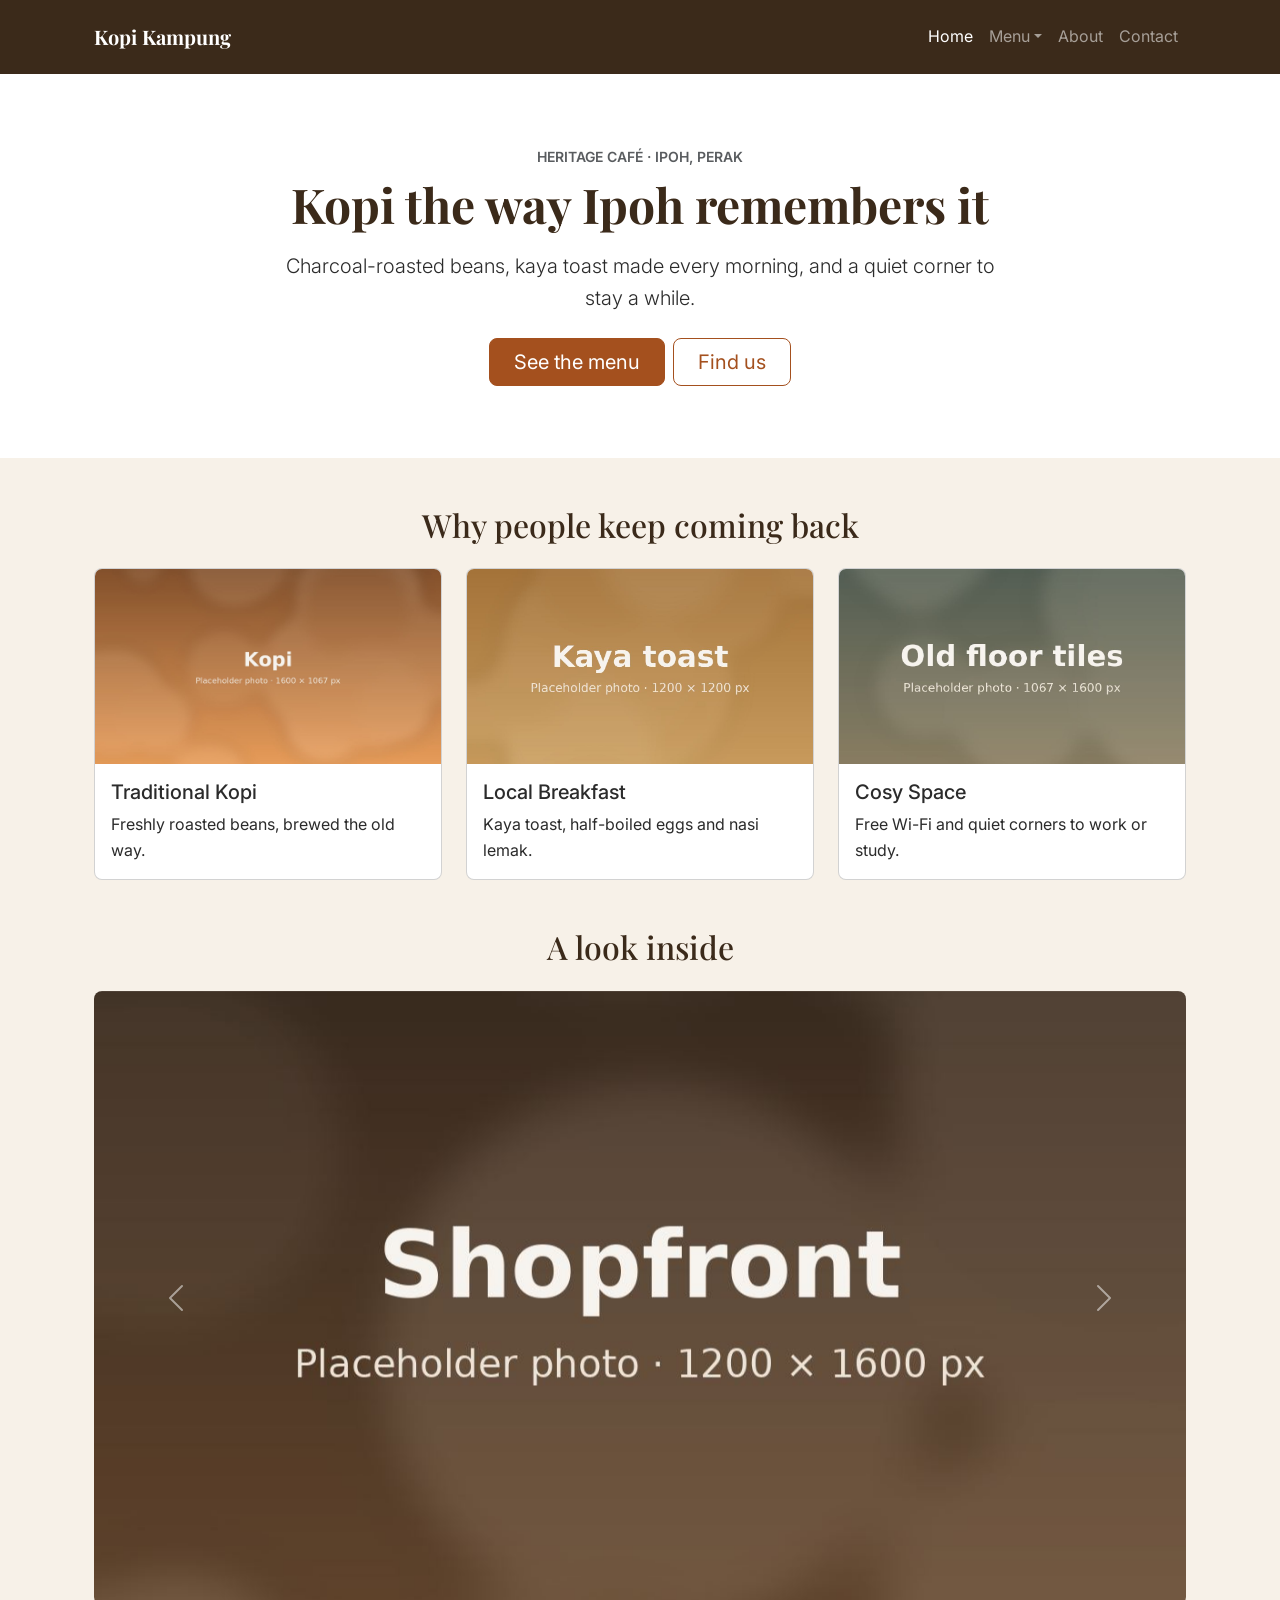
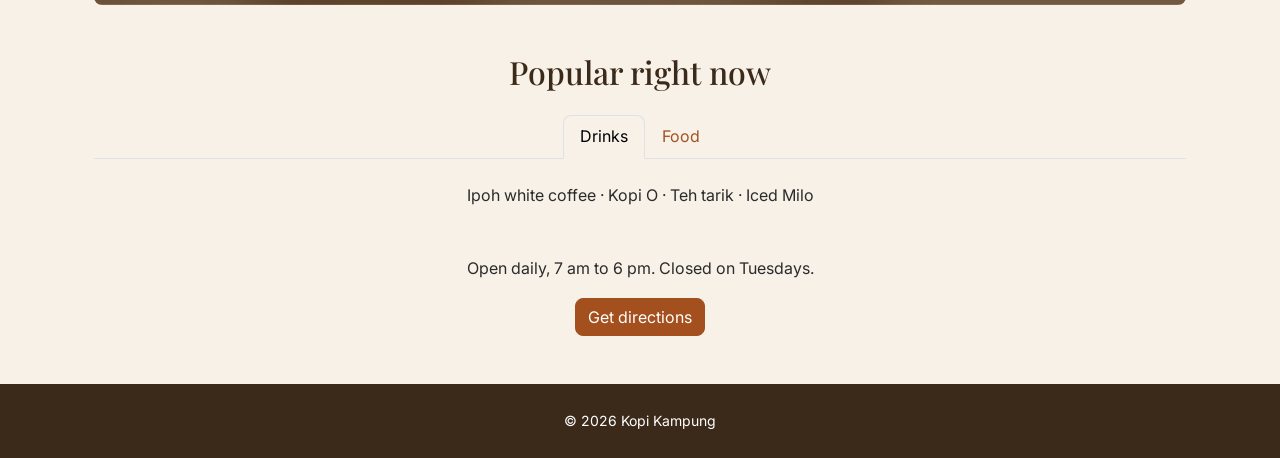
<file: index.html>
<!DOCTYPE html>
<html lang="en">
<head>
  <meta charset="UTF-8">
  <meta name="viewport" content="width=device-width, initial-scale=1">
  <title>Kopi Kampung | Home</title>
  <!-- Google Fonts: heading font + body font -->
  <link rel="preconnect" href="https://fonts.googleapis.com">
  <link rel="preconnect" href="https://fonts.gstatic.com" crossorigin>
  <link rel="stylesheet"
        href="https://fonts.googleapis.com/css2?family=Playfair+Display:wght@700&display=swap">
  <link rel="stylesheet"
        href="https://fonts.googleapis.com/css2?family=Inter:wght@400;600;700&display=swap">
  <link href="https://cdn.jsdelivr.net/npm/bootstrap@5.3.3/dist/css/bootstrap.min.css" rel="stylesheet">
  <link href="css/style.css" rel="stylesheet">
</head>
<body>

  <!-- 1. NAVBAR (same on every page; only the active link changes) -->
  <nav class="navbar navbar-expand-lg bg-dark sticky-top" data-bs-theme="dark">
    <div class="container">
      <a class="navbar-brand fw-bold" href="index.html">Kopi Kampung</a>

      <button class="navbar-toggler" type="button"
              data-bs-toggle="collapse" data-bs-target="#mainNav"
              aria-controls="mainNav" aria-expanded="false" aria-label="Toggle navigation">
        <span class="navbar-toggler-icon"></span>
      </button>

      <div class="collapse navbar-collapse" id="mainNav">
        <ul class="navbar-nav ms-auto mb-2 mb-lg-0">
          <li class="nav-item">
            <a class="nav-link active" aria-current="page" href="index.html">Home</a>
          </li>
          <li class="nav-item dropdown">
            <a class="nav-link dropdown-toggle" href="#" role="button"
               data-bs-toggle="dropdown" aria-expanded="false">Menu</a>
            <ul class="dropdown-menu">
              <li><a class="dropdown-item" href="menu-drinks.html">Drinks</a></li>
              <li><a class="dropdown-item" href="menu-food.html">Food</a></li>
            </ul>
          </li>
          <li class="nav-item">
            <a class="nav-link" href="about.html">About</a>
          </li>
          <li class="nav-item">
            <a class="nav-link" href="contact.html">Contact</a>
          </li>
        </ul>
      </div>
    </div>
  </nav>

  <!-- 2. HERO (display heading, lead paragraph, two buttons) -->
  <header class="bg-body-tertiary py-5">
    <div class="container py-lg-4">
      <div class="row justify-content-center">
        <div class="col-12 col-lg-8 text-center">
          <p class="text-uppercase small fw-semibold text-body-secondary mb-2">Heritage café · Ipoh, Perak</p>
          <h1 class="display-5 fw-bold mb-3">Kopi the way Ipoh remembers it</h1>
          <p class="lead mb-4">Charcoal-roasted beans, kaya toast made every morning, and a quiet corner to stay a while.</p>
          <div class="d-grid gap-2 d-sm-flex justify-content-sm-center">
            <a href="menu-drinks.html" class="btn btn-primary btn-lg px-4">See the menu</a>
            <button type="button" class="btn btn-outline-primary btn-lg px-4"
                    data-bs-toggle="modal" data-bs-target="#findUsModal">Find us</button>
          </div>
        </div>
      </div>
    </div>
  </header>

  <!-- 3. MAIN CONTENT (Class 1 grid, headings fixed to h2 / h3) -->
  <main class="container my-5">
    <h2 class="text-center mb-4">Why people keep coming back</h2>
    <div class="row g-4">
      <div class="col-12 col-md-6 col-lg-4">
        <div class="card h-100">
          <img src="images/kopi.jpg" class="card-img-top"
               alt="Kopi on a marble table">
          <div class="card-body">
            <h3 class="card-title h5">Traditional Kopi</h3>
            <p class="card-text">Freshly roasted beans, brewed the old way.</p>
          </div>
        </div>
      </div>
      <div class="col-12 col-md-6 col-lg-4">
        <div class="card h-100">
          <img src="images/kaya-toast.jpg" class="card-img-top"
               alt="Kaya toast with butter">
          <div class="card-body">
            <h3 class="card-title h5">Local Breakfast</h3>
            <p class="card-text">Kaya toast, half-boiled eggs and nasi lemak.</p>
          </div>
        </div>
      </div>
      <div class="col-12 col-md-12 col-lg-4">
        <div class="card h-100">
          <img src="images/tiles.jpg" class="card-img-top"
               alt="Old patterned floor tiles">
          <div class="card-body">
            <h3 class="card-title h5">Cosy Space</h3>
            <p class="card-text">Free Wi-Fi and quiet corners to work or study.</p>
          </div>
        </div>
      </div>
    </div>

    <!-- CAROUSEL: photos that slide -->
    <h2 class="text-center mt-5 mb-4">A look inside</h2>
    <div id="shopCarousel" class="carousel slide" data-bs-ride="carousel">
      <div class="carousel-inner rounded">
        <div class="carousel-item active">
          <img src="images/shopfront.jpg" class="d-block w-100"
               alt="Kopi Kampung shopfront" loading="lazy">
        </div>
        <div class="carousel-item">
          <img src="images/counter.jpg" class="d-block w-100"
               alt="Front counter" loading="lazy">
        </div>
        <div class="carousel-item">
          <img src="images/roaster.jpg" class="d-block w-100"
               alt="Charcoal roaster" loading="lazy">
        </div>
      </div>
      <button class="carousel-control-prev" type="button"
              data-bs-target="#shopCarousel" data-bs-slide="prev">
        <span class="carousel-control-prev-icon" aria-hidden="true"></span>
        <span class="visually-hidden">Previous</span>
      </button>
      <button class="carousel-control-next" type="button"
              data-bs-target="#shopCarousel" data-bs-slide="next">
        <span class="carousel-control-next-icon" aria-hidden="true"></span>
        <span class="visually-hidden">Next</span>
      </button>
    </div>

    <!-- TABS: one panel at a time -->
    <h2 class="text-center mt-5 mb-4">Popular right now</h2>
    <ul class="nav nav-tabs justify-content-center">
      <li class="nav-item">
        <button class="nav-link active" type="button"
                data-bs-toggle="tab" data-bs-target="#drinks">Drinks</button>
      </li>
      <li class="nav-item">
        <button class="nav-link" type="button"
                data-bs-toggle="tab" data-bs-target="#food">Food</button>
      </li>
    </ul>
    <div class="tab-content pt-4 text-center">
      <div class="tab-pane fade show active" id="drinks">
        <p>Ipoh white coffee · Kopi O · Teh tarik · Iced Milo</p>
      </div>
      <div class="tab-pane fade" id="food">
        <p>Kaya butter toast · Half-boiled eggs · Nasi lemak</p>
      </div>
    </div>

    <div class="text-center mt-5">
      <p class="mb-3">Open daily, 7 am to 6 pm. Closed on Tuesdays.</p>
      <a href="contact.html" class="btn btn-primary">Get directions</a>
    </div>
  </main>

  <!-- 4. FOOTER -->
  <footer class="bg-dark text-white py-4">
    <div class="container text-center">
      <small>© 2026 Kopi Kampung</small>
    </div>
  </footer>

  <!-- 5. MODAL: opens from the Find us button -->
  <div class="modal fade" id="findUsModal" tabindex="-1"
       aria-labelledby="findUsTitle" aria-hidden="true">
    <div class="modal-dialog modal-dialog-centered">
      <div class="modal-content">
        <div class="modal-header">
          <h2 class="modal-title h5" id="findUsTitle">Find us</h2>
          <button type="button" class="btn-close" data-bs-dismiss="modal" aria-label="Close"></button>
        </div>
        <div class="modal-body">
          <p class="mb-1"><b>Ipoh Old Town, Perak</b></p>
          <p>Open daily, 7 am to 6 pm. Closed on Tuesdays.</p>
          <a href="contact.html" class="btn btn-primary">Send us a message</a>
        </div>
      </div>
    </div>
  </div>

  <script src="https://cdn.jsdelivr.net/npm/bootstrap@5.3.3/dist/js/bootstrap.bundle.min.js"></script>
  <script src="js/script.js"></script>
</body>
</html>
</file>
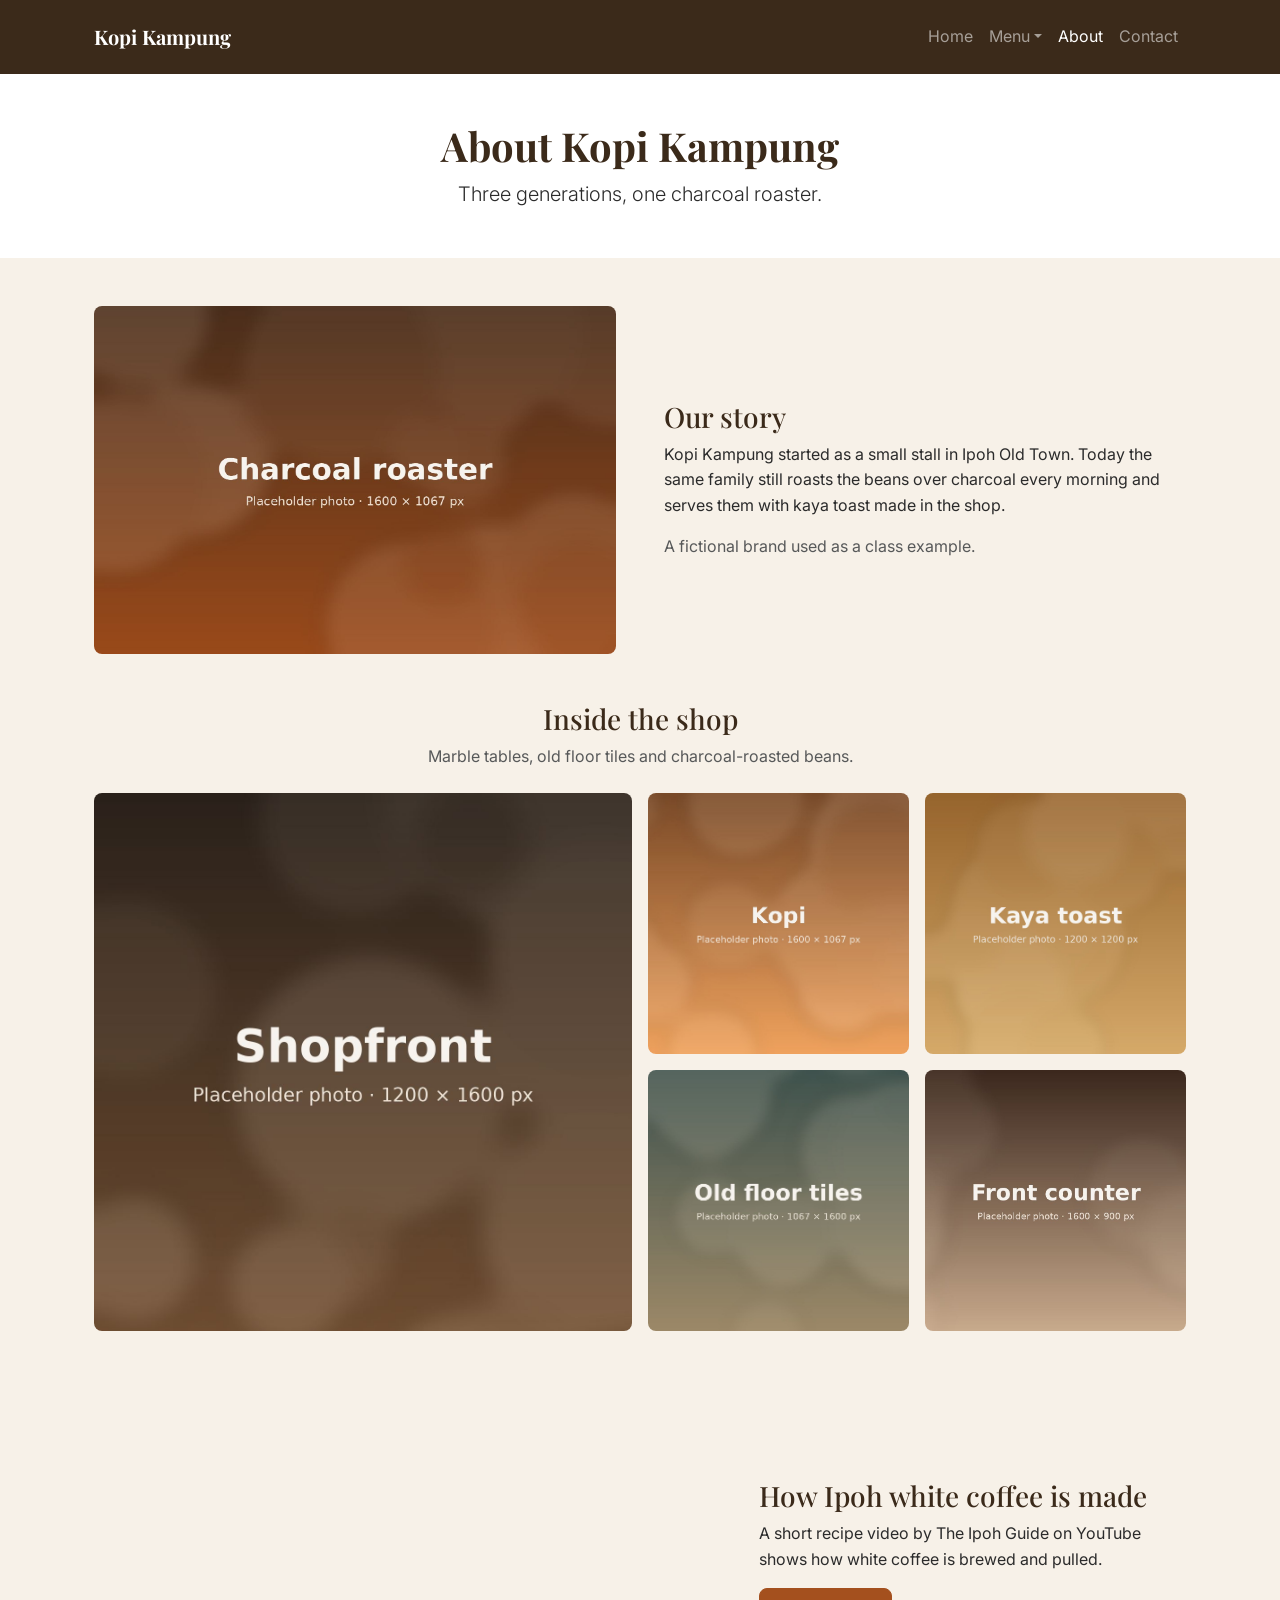
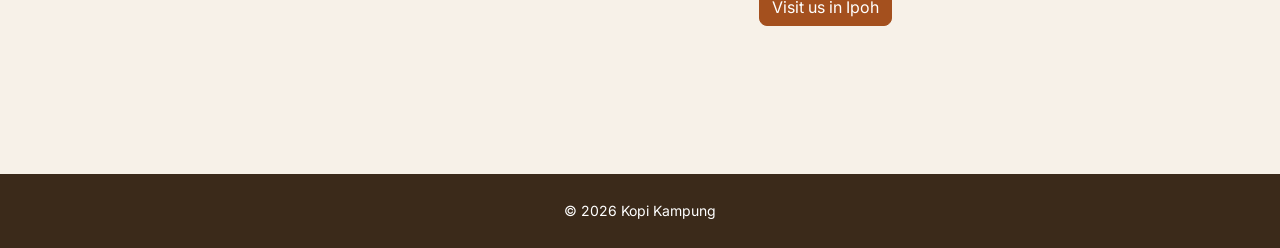
<file: about.html>
<!DOCTYPE html>
<html lang="en">
<head>
  <meta charset="UTF-8">
  <meta name="viewport" content="width=device-width, initial-scale=1">
  <title>Kopi Kampung | About</title>
  <!-- Google Fonts: heading font + body font -->
  <link rel="preconnect" href="https://fonts.googleapis.com">
  <link rel="preconnect" href="https://fonts.gstatic.com" crossorigin>
  <link rel="stylesheet"
        href="https://fonts.googleapis.com/css2?family=Playfair+Display:wght@700&display=swap">
  <link rel="stylesheet"
        href="https://fonts.googleapis.com/css2?family=Inter:wght@400;600;700&display=swap">
  <link href="https://cdn.jsdelivr.net/npm/bootstrap@5.3.3/dist/css/bootstrap.min.css" rel="stylesheet">
  <link href="css/style.css" rel="stylesheet">
</head>
<body>

  <!-- 1. NAVBAR (copied from index.html; "active" moved to About) -->
  <nav class="navbar navbar-expand-lg bg-dark sticky-top" data-bs-theme="dark">
    <div class="container">
      <a class="navbar-brand fw-bold" href="index.html">Kopi Kampung</a>

      <button class="navbar-toggler" type="button"
              data-bs-toggle="collapse" data-bs-target="#mainNav"
              aria-controls="mainNav" aria-expanded="false" aria-label="Toggle navigation">
        <span class="navbar-toggler-icon"></span>
      </button>

      <div class="collapse navbar-collapse" id="mainNav">
        <ul class="navbar-nav ms-auto mb-2 mb-lg-0">
          <li class="nav-item">
            <a class="nav-link" href="index.html">Home</a>
          </li>
          <li class="nav-item dropdown">
            <a class="nav-link dropdown-toggle" href="#" role="button"
               data-bs-toggle="dropdown" aria-expanded="false">Menu</a>
            <ul class="dropdown-menu">
              <li><a class="dropdown-item" href="menu-drinks.html">Drinks</a></li>
              <li><a class="dropdown-item" href="menu-food.html">Food</a></li>
            </ul>
          </li>
          <li class="nav-item">
            <a class="nav-link active" aria-current="page" href="about.html">About</a>
          </li>
          <li class="nav-item">
            <a class="nav-link" href="contact.html">Contact</a>
          </li>
        </ul>
      </div>
    </div>
  </nav>

  <!-- 2. PAGE TITLE (no hero on this page) -->
  <header class="bg-body-tertiary py-5">
    <div class="container text-center">
      <h1 class="display-6 fw-bold">About Kopi Kampung</h1>
      <p class="lead mb-0">Three generations, one charcoal roaster.</p>
    </div>
  </header>

  <!-- 3. MAIN CONTENT -->
  <main class="container my-5">

    <!-- 3a. OUR STORY: image and text side by side -->
    <div class="row g-4 g-lg-5 align-items-center mb-5">
      <div class="col-12 col-lg-6">
        <img src="images/roaster.jpg" class="img-fluid rounded"
             alt="Coffee beans turning in a charcoal roaster">
      </div>
      <div class="col-12 col-lg-6">
        <h2 class="h3">Our story</h2>
        <p>Kopi Kampung started as a small stall in Ipoh Old Town. Today the same family
          still roasts the beans over charcoal every morning and serves them with kaya toast
          made in the shop.</p>
        <p class="text-body-secondary mb-0">A fictional brand used as a class example.</p>
      </div>
    </div>

    <!-- 3b. GALLERY INTRO: centred with an offset -->
    <div class="row mb-4">
      <div class="col-12 col-lg-8 offset-lg-2 text-center">
        <h2 class="h3">Inside the shop</h2>
        <p class="text-body-secondary mb-0">Marble tables, old floor tiles and charcoal-roasted beans.</p>
      </div>
    </div>

    <!-- 3c. GALLERY: a nested grid (a row inside a column) -->
    <div class="row g-3 mb-5">
      <div class="col-12 col-md-6">
        <div class="ratio ratio-1x1">
          <img src="images/shopfront.jpg" class="object-fit-cover rounded"
               alt="Kopi Kampung shopfront" loading="lazy">
        </div>
      </div>
      <div class="col-12 col-md-6">
        <div class="row g-3">
          <div class="col-6">
            <div class="ratio ratio-1x1">
              <img src="images/kopi.jpg" class="object-fit-cover rounded"
                   alt="Kopi on a marble table" loading="lazy">
            </div>
          </div>
          <div class="col-6">
            <div class="ratio ratio-1x1">
              <img src="images/kaya-toast.jpg" class="object-fit-cover rounded"
                   alt="Kaya toast with butter" loading="lazy">
            </div>
          </div>
          <div class="col-6">
            <div class="ratio ratio-1x1">
              <img src="images/tiles.jpg" class="object-fit-cover rounded"
                   alt="Old patterned floor tiles" loading="lazy">
            </div>
          </div>
          <div class="col-6">
            <div class="ratio ratio-1x1">
              <img src="images/counter.jpg" class="object-fit-cover rounded"
                   alt="Front counter with biscuit jars" loading="lazy">
            </div>
          </div>
        </div>
      </div>
    </div>

    <!-- 3d. VIDEO: keeps 16:9 on every screen -->
    <div class="row g-4 g-lg-5 align-items-center">
      <div class="col-12 col-lg-7">
        <div class="ratio ratio-16x9">
          <iframe src="https://www.youtube.com/embed/bKWklndaqCs"
                  title="Video: Make Ipoh White Coffee At Home"
                  loading="lazy"
                  allow="accelerometer; autoplay; clipboard-write; encrypted-media;
                         gyroscope; picture-in-picture; web-share"
                  referrerpolicy="strict-origin-when-cross-origin" allowfullscreen></iframe>
        </div>
      </div>
      <div class="col-12 col-lg-5">
        <h2 class="h3">How Ipoh white coffee is made</h2>
        <p>A short recipe video by The Ipoh Guide on YouTube shows how white coffee is brewed and pulled.</p>
        <a href="contact.html" class="btn btn-primary">Visit us in Ipoh</a>
      </div>
    </div>

  </main>

  <!-- 4. FOOTER -->
  <footer class="bg-dark text-white py-4">
    <div class="container text-center">
      <small>© 2026 Kopi Kampung</small>
    </div>
  </footer>

  <script src="https://cdn.jsdelivr.net/npm/bootstrap@5.3.3/dist/js/bootstrap.bundle.min.js"></script>
  <script src="js/script.js"></script>
</body>
</html>
</file>
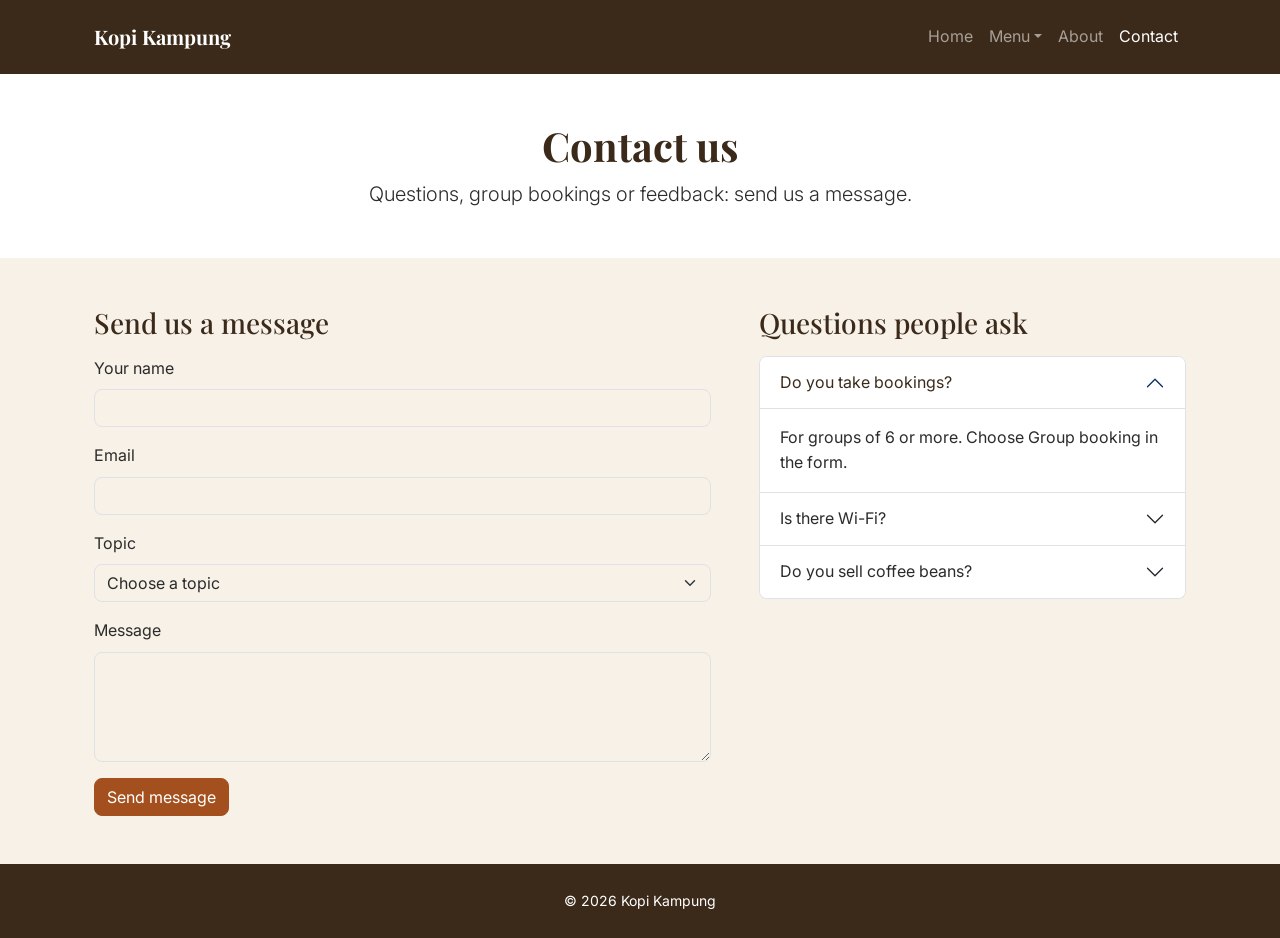
<file: contact.html>
<!DOCTYPE html>
<html lang="en">
<head>
  <meta charset="UTF-8">
  <meta name="viewport" content="width=device-width, initial-scale=1">
  <title>Kopi Kampung | Contact</title>
  <!-- Google Fonts: heading font + body font -->
  <link rel="preconnect" href="https://fonts.googleapis.com">
  <link rel="preconnect" href="https://fonts.gstatic.com" crossorigin>
  <link rel="stylesheet"
        href="https://fonts.googleapis.com/css2?family=Playfair+Display:wght@700&display=swap">
  <link rel="stylesheet"
        href="https://fonts.googleapis.com/css2?family=Inter:wght@400;600;700&display=swap">
  <link href="https://cdn.jsdelivr.net/npm/bootstrap@5.3.3/dist/css/bootstrap.min.css" rel="stylesheet">
  <link href="css/style.css" rel="stylesheet">
</head>
<body>

  <!-- 1. NAVBAR (copied from index.html; "active" moved to Contact) -->
  <nav class="navbar navbar-expand-lg bg-dark sticky-top" data-bs-theme="dark">
    <div class="container">
      <a class="navbar-brand fw-bold" href="index.html">Kopi Kampung</a>

      <button class="navbar-toggler" type="button"
              data-bs-toggle="collapse" data-bs-target="#mainNav"
              aria-controls="mainNav" aria-expanded="false" aria-label="Toggle navigation">
        <span class="navbar-toggler-icon"></span>
      </button>

      <div class="collapse navbar-collapse" id="mainNav">
        <ul class="navbar-nav ms-auto mb-2 mb-lg-0">
          <li class="nav-item">
            <a class="nav-link" href="index.html">Home</a>
          </li>
          <li class="nav-item dropdown">
            <a class="nav-link dropdown-toggle" href="#" role="button"
               data-bs-toggle="dropdown" aria-expanded="false">Menu</a>
            <ul class="dropdown-menu">
              <li><a class="dropdown-item" href="menu-drinks.html">Drinks</a></li>
              <li><a class="dropdown-item" href="menu-food.html">Food</a></li>
            </ul>
          </li>
          <li class="nav-item">
            <a class="nav-link" href="about.html">About</a>
          </li>
          <li class="nav-item">
            <a class="nav-link active" aria-current="page" href="contact.html">Contact</a>
          </li>
        </ul>
      </div>
    </div>
  </nav>

  <!-- 2. PAGE TITLE (no hero on this page) -->
  <header class="bg-body-tertiary py-5">
    <div class="container text-center">
      <h1 class="display-6 fw-bold">Contact us</h1>
      <p class="lead mb-0">Questions, group bookings or feedback: send us a message.</p>
    </div>
  </header>

  <!-- 3. MAIN CONTENT -->
  <main class="container my-5">
    <div class="row g-4 g-lg-5">

      <!-- 3a. CONTACT FORM: checked by js/script.js -->
      <div class="col-12 col-lg-7">
        <h2 class="h3 mb-3">Send us a message</h2>
        <form id="contact-form" novalidate>
          <div class="mb-3">
            <label for="name" class="form-label">Your name</label>
            <input type="text" class="form-control" id="name" required minlength="2">
            <div class="invalid-feedback">Please type your name.</div>
          </div>
          <div class="mb-3">
            <label for="email" class="form-label">Email</label>
            <input type="email" class="form-control" id="email" required>
            <div class="invalid-feedback">Please type an email like name@example.com.</div>
          </div>
          <div class="mb-3">
            <label for="topic" class="form-label">Topic</label>
            <select class="form-select" id="topic" required>
              <option value="">Choose a topic</option>
              <option>Group booking (6 or more)</option>
              <option>Feedback</option>
              <option>Something else</option>
            </select>
            <div class="invalid-feedback">Please choose a topic.</div>
          </div>
          <div class="mb-3">
            <label for="message" class="form-label">Message</label>
            <textarea class="form-control" id="message" rows="4" required minlength="10"></textarea>
            <div class="invalid-feedback">Please write at least 10 characters.</div>
          </div>
          <button type="submit" class="btn btn-primary"
                  data-bs-toggle="tooltip" data-bs-title="We reply within 2 working days">Send message</button>
          <div id="form-thanks" class="alert alert-success d-none mt-3" role="alert">
            Thank you! We will reply within 2 working days.
          </div>
        </form>
      </div>

      <!-- 3b. FAQ: an accordion -->
      <div class="col-12 col-lg-5">
        <h2 class="h3 mb-3">Questions people ask</h2>
        <div class="accordion" id="faq">
          <div class="accordion-item">
            <h3 class="accordion-header">
              <button class="accordion-button" type="button" data-bs-toggle="collapse"
                      data-bs-target="#faq1" aria-expanded="true">
                Do you take bookings?
              </button>
            </h3>
            <div id="faq1" class="accordion-collapse collapse show" data-bs-parent="#faq">
              <div class="accordion-body">For groups of 6 or more. Choose Group booking in the form.</div>
            </div>
          </div>
          <div class="accordion-item">
            <h3 class="accordion-header">
              <button class="accordion-button collapsed" type="button" data-bs-toggle="collapse"
                      data-bs-target="#faq2" aria-expanded="false">
                Is there Wi-Fi?
              </button>
            </h3>
            <div id="faq2" class="accordion-collapse collapse" data-bs-parent="#faq">
              <div class="accordion-body">Yes, free Wi-Fi. Ask at the counter for the password.</div>
            </div>
          </div>
          <div class="accordion-item">
            <h3 class="accordion-header">
              <button class="accordion-button collapsed" type="button" data-bs-toggle="collapse"
                      data-bs-target="#faq3" aria-expanded="false">
                Do you sell coffee beans?
              </button>
            </h3>
            <div id="faq3" class="accordion-collapse collapse" data-bs-parent="#faq">
              <div class="accordion-body">Yes, our charcoal-roasted beans come in 250 g bags.</div>
            </div>
          </div>
        </div>
      </div>

    </div>
  </main>

  <!-- 4. FOOTER -->
  <footer class="bg-dark text-white py-4">
    <div class="container text-center">
      <small>© 2026 Kopi Kampung</small>
    </div>
  </footer>

  <script src="https://cdn.jsdelivr.net/npm/bootstrap@5.3.3/dist/js/bootstrap.bundle.min.js"></script>
  <script src="js/script.js"></script>
</body>
</html>
</file>
<file: css/style.css>
/* 1. MY BRAND: the values from my style tile */
:root {
  --brand-espresso: #3B2A1A;   /* navbar, footer, headings */
  --brand-cream: #F7F1E8;      /* page background */
  --brand-charcoal: #2B2B2B;   /* body text */
  --brand-orange: #A4501E;     /* buttons */

  --font-heading: "Playfair Display", Georgia, serif;
  --font-body: "Inter", Arial, sans-serif;

  --brand-radius: 8px;         /* rounded corners */
}

/* 2. BOOTSTRAP: use my brand */
:root {
  --bs-body-bg: var(--brand-cream);
  --bs-body-color: var(--brand-charcoal);
  --bs-body-font-family: var(--font-body);
  --bs-body-font-size: 1rem;
  --bs-body-line-height: 1.6;
  --bs-heading-color: var(--brand-espresso);
  --bs-border-radius: var(--brand-radius);
  --bs-dark-rgb: 59, 42, 26;
  --bs-light-rgb: 255, 255, 255;
  --bs-tertiary-bg-rgb: 255, 255, 255;
}

/* 3. HEADINGS: my heading font */
h1, h2, .navbar-brand {
  font-family: var(--font-heading);
}

/* 4. DARK PARTS (the navbar): the Menu dropdown too */
[data-bs-theme="dark"] {
  --bs-body-bg: var(--brand-espresso);
}

/* 5. BUTTONS: my button colour */
.btn-primary {
  --bs-btn-bg: var(--brand-orange);
  --bs-btn-border-color: var(--brand-orange);
  --bs-btn-hover-bg: var(--brand-espresso);
  --bs-btn-hover-border-color: var(--brand-espresso);
  --bs-btn-active-bg: var(--brand-espresso);
  --bs-btn-active-border-color: var(--brand-espresso);
}

.btn-outline-primary {
  --bs-btn-color: var(--brand-orange);
  --bs-btn-border-color: var(--brand-orange);
  --bs-btn-hover-bg: var(--brand-orange);
  --bs-btn-hover-border-color: var(--brand-orange);
  --bs-btn-active-bg: var(--brand-espresso);
  --bs-btn-active-border-color: var(--brand-espresso);
}

/* 6. SPACING: my spacing */
.container {
  --bs-gutter-x: 3rem;           /* page sides: 24 px each */
}

.navbar {
  --bs-navbar-padding-y: 1rem;   /* navbar: 16 px top and bottom */
}

/* 7. CARDS AND PHOTOS: white cards, same-shape photos */
.card {
  --bs-card-bg: white;
}

.card-img-top,
.carousel-item img {
  aspect-ratio: 16 / 9;
  object-fit: cover;
}

/* 8. TABS: my colours */
.nav-tabs {
  --bs-nav-link-color: var(--brand-orange);
  --bs-nav-link-hover-color: var(--brand-espresso);
}

/* 9. ACCORDION: my colours */
.accordion {
  --bs-accordion-bg: white;
  --bs-accordion-active-bg: white;
  --bs-accordion-active-color: var(--brand-espresso);
}
</file>
